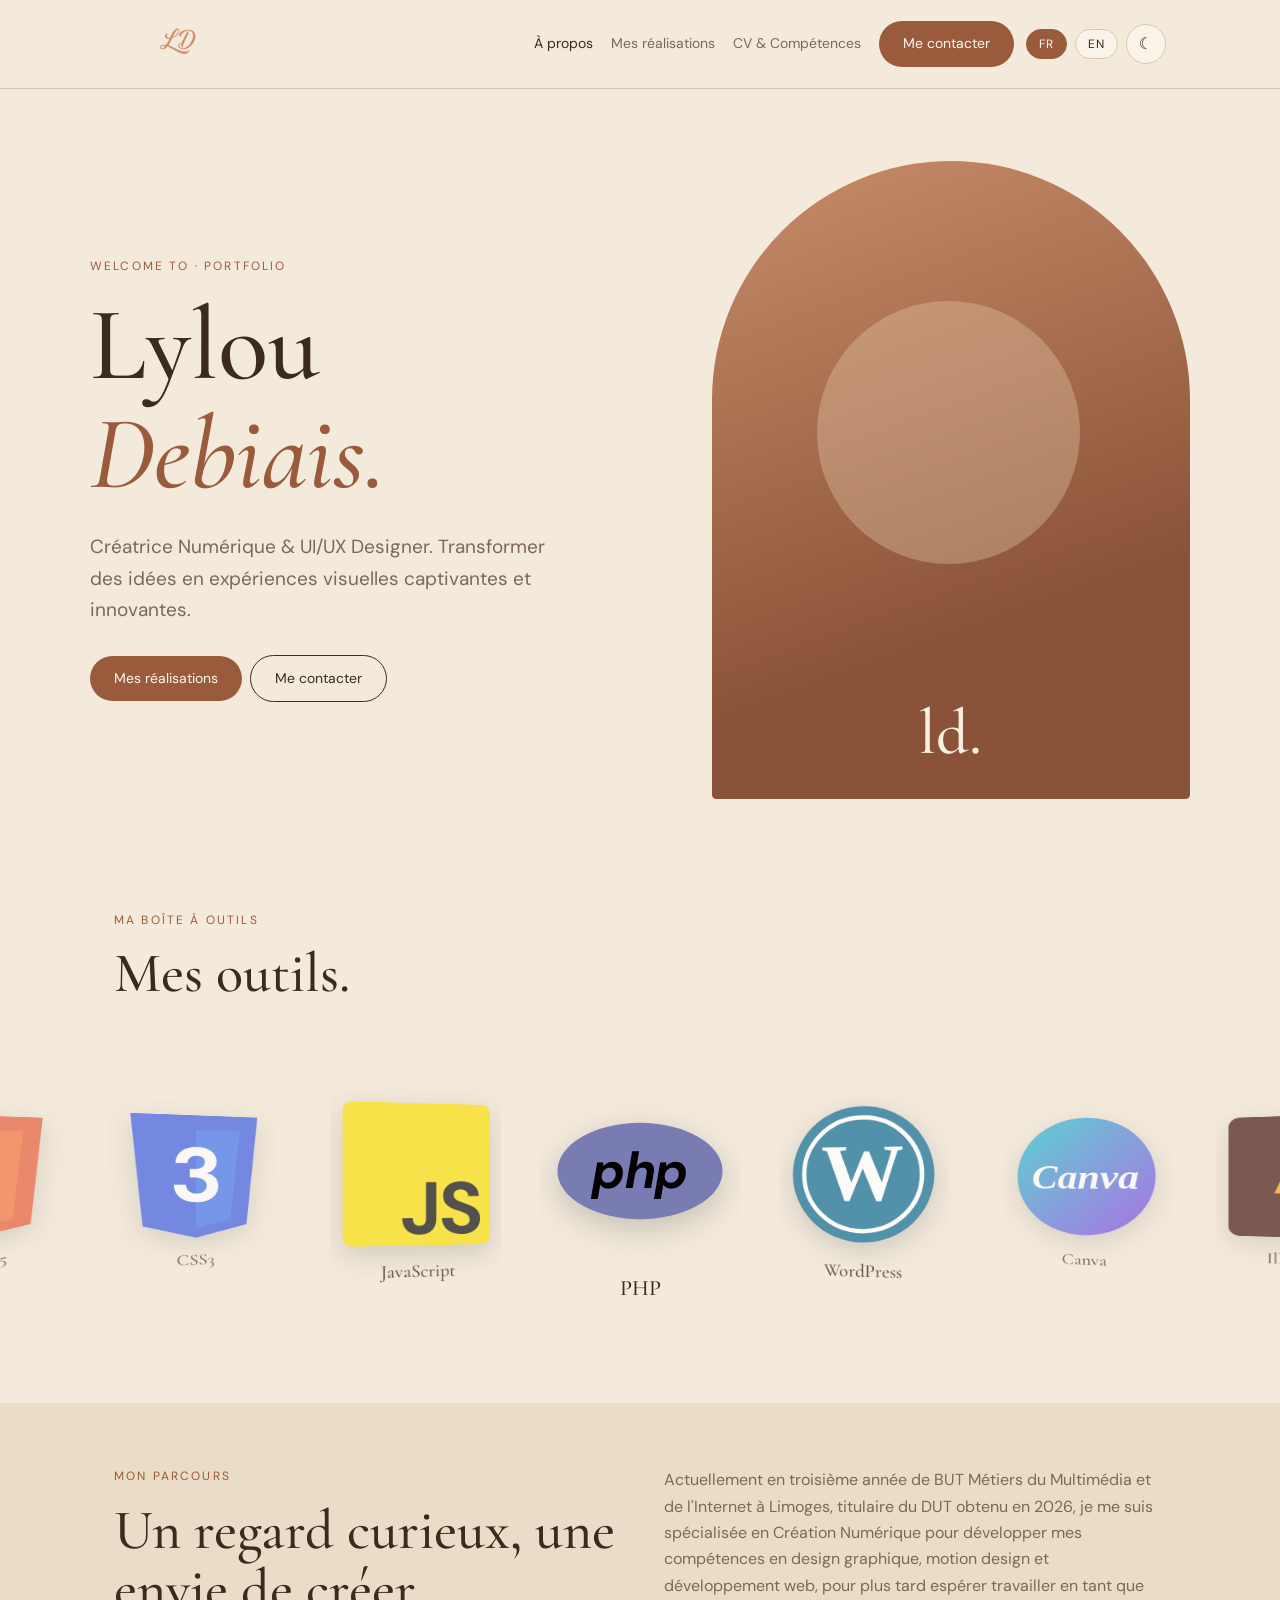
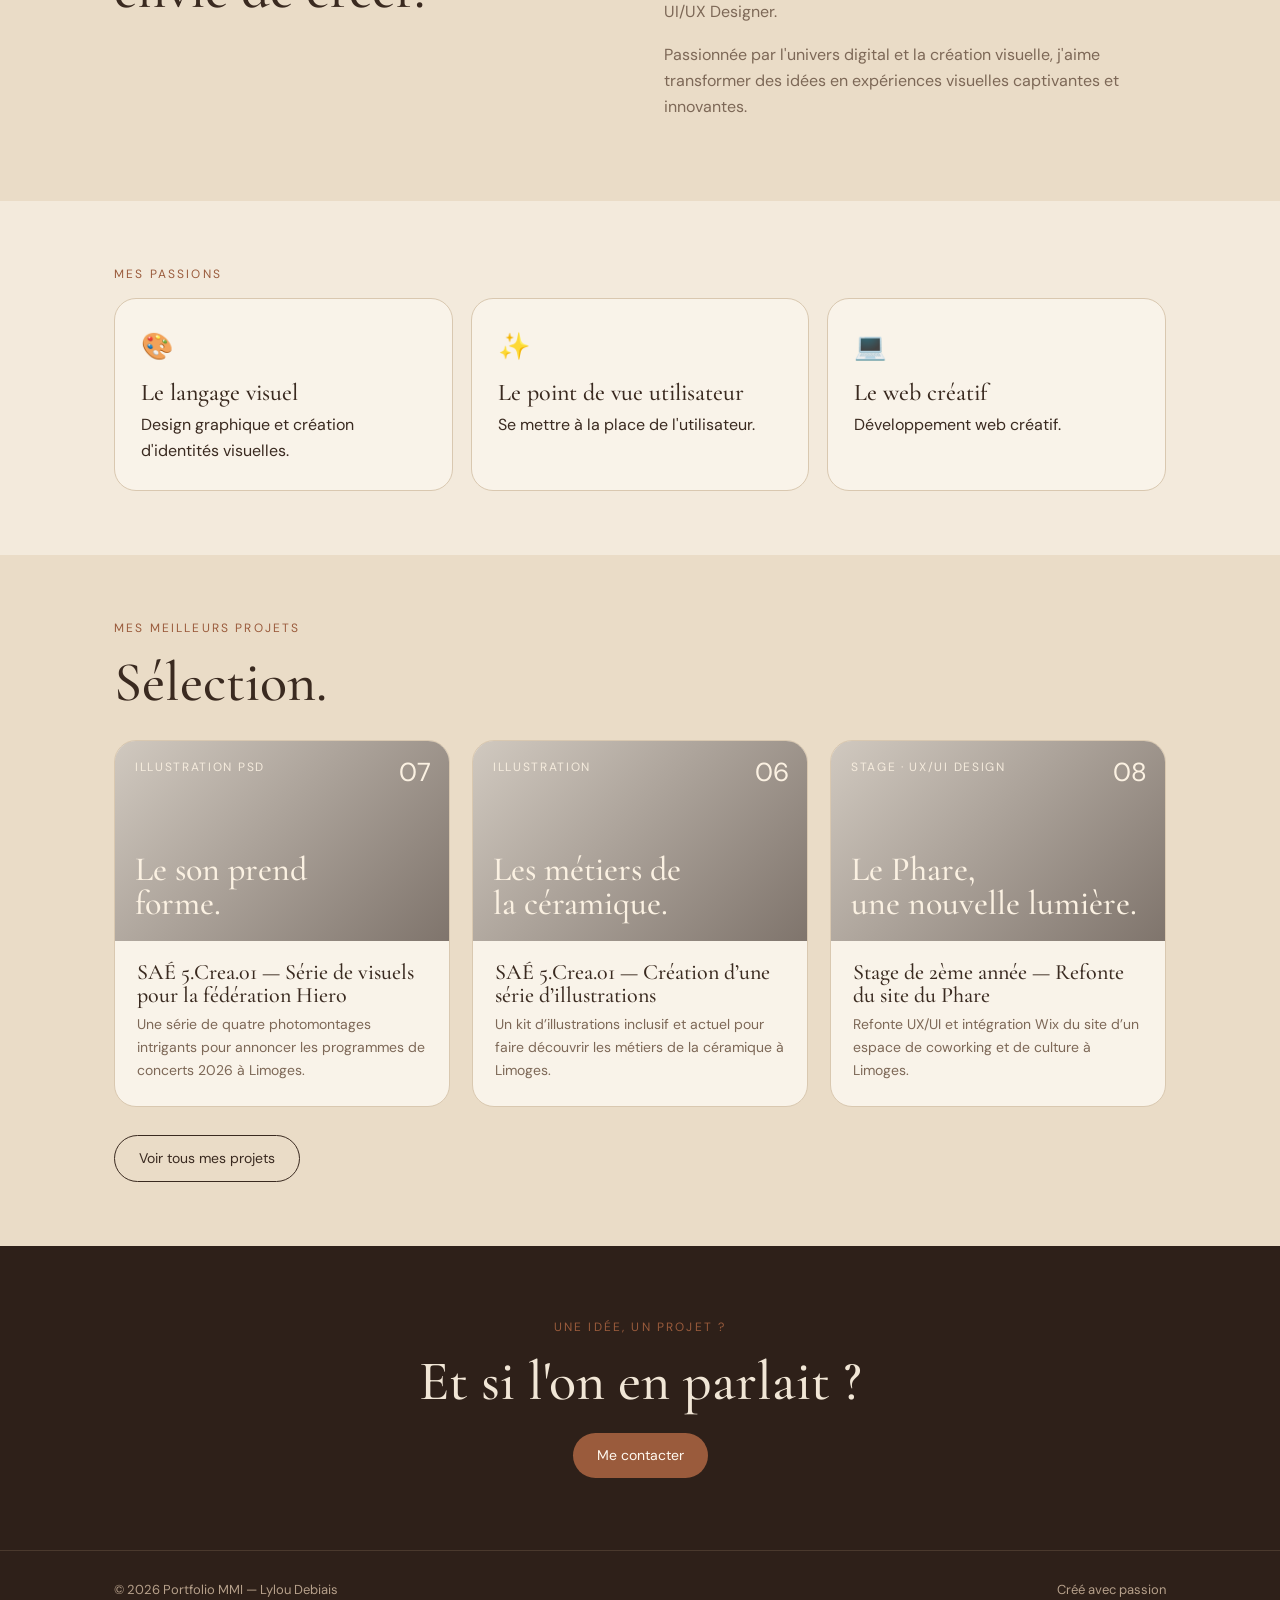
<file: index.html>
<!DOCTYPE html>
<html lang="fr">
<head>
      <meta charset="utf-8">
  <meta name="viewport" content="width=device-width, initial-scale=1, viewport-fit=cover">
  <title>Lylou Debiais — Créatrice Numérique & UI/UX Designer</title>
  <meta name="description" content="Portfolio de Lylou Debiais, créatrice numérique et UI/UX designer. BUT MMI, Limoges.">
  <link rel="icon" type="image/png" href="assets/logo.png">
  <link href="https://fonts.googleapis.com/css2?family=Cormorant+Garamond:ital,wght@0,400;0,500;0,600;1,400&family=DM+Sans:wght@400;500&display=swap" rel="stylesheet">
  <link rel="stylesheet" href="style.css">
  <script>
    try {
      const t = localStorage.getItem("theme");
      if (t) document.documentElement.setAttribute("data-theme", t);
    } catch (e) {}
  </script>
</head>
<body>
  <div class="site-loader" id="site-loader" aria-live="polite">
    <div class="loader-orbit loader-orbit-one"></div>
    <div class="loader-orbit loader-orbit-two"></div>
    <div class="loader-shell">
      <span class="loader-kicker">Portfolio · Création numérique</span>
      <img src="assets/logo-portfolio-transparent.png" alt="Lylou Debiais">
      <span class="loader-caption">Lylou Debiais</span>
      <div class="loader-progress">
        <div class="loader-bar" id="loader-bar"></div>
      </div>
      <div class="loader-meta">
        <span>Chargement de l'expérience</span>
        <span id="loader-percent">0%</span>
      </div>
    </div>
  </div>
      <nav>
    <div class="w">
      <a href="#/" class="logo"><img src="assets/logo-portfolio-transparent.png" alt="Lylou Debiais"></a>
      <div class="links" id="nav-links">
        <a href="#/" data-r="home">À propos</a>
        <a href="#/realisations" data-r="realisations">Mes réalisations</a>
        <a href="#/cv" data-r="cv">CV &amp; Compétences</a>
        <a class="btn" href="#/contact">Me contacter</a>
      </div>
      <div class="nav-tools">
        <button class="lang-btn on" type="button" onclick="switchLanguage('fr')">FR</button>
        <button class="lang-btn" type="button" onclick="switchLanguage('en')">EN</button>
        <button class="icon-btn" id="theme-btn" type="button" aria-label="Changer le thème" onclick="toggleTheme()">☾</button>
        <button class="icon-btn menu-btn" type="button" aria-label="Menu" onclick="toggleMenu()">☰</button>
      </div>
    </div>
      </nav>
        <div class="page-cover" id="page-cover" aria-hidden="true">
          <img src="assets/logo-portfolio-transparent.png" alt="Lylou Debiais">
        </div>
        <main id="app"></main>
  <footer>
    <div class="w">
      <span id="copy-year">© 2026 Portfolio MMI — Lylou Debiais</span>
      <span id="copy-passion">Créé avec passion</span>
    </div>
     </footer>
  <script src="script.js"></script>
</body>
</html>
</file>
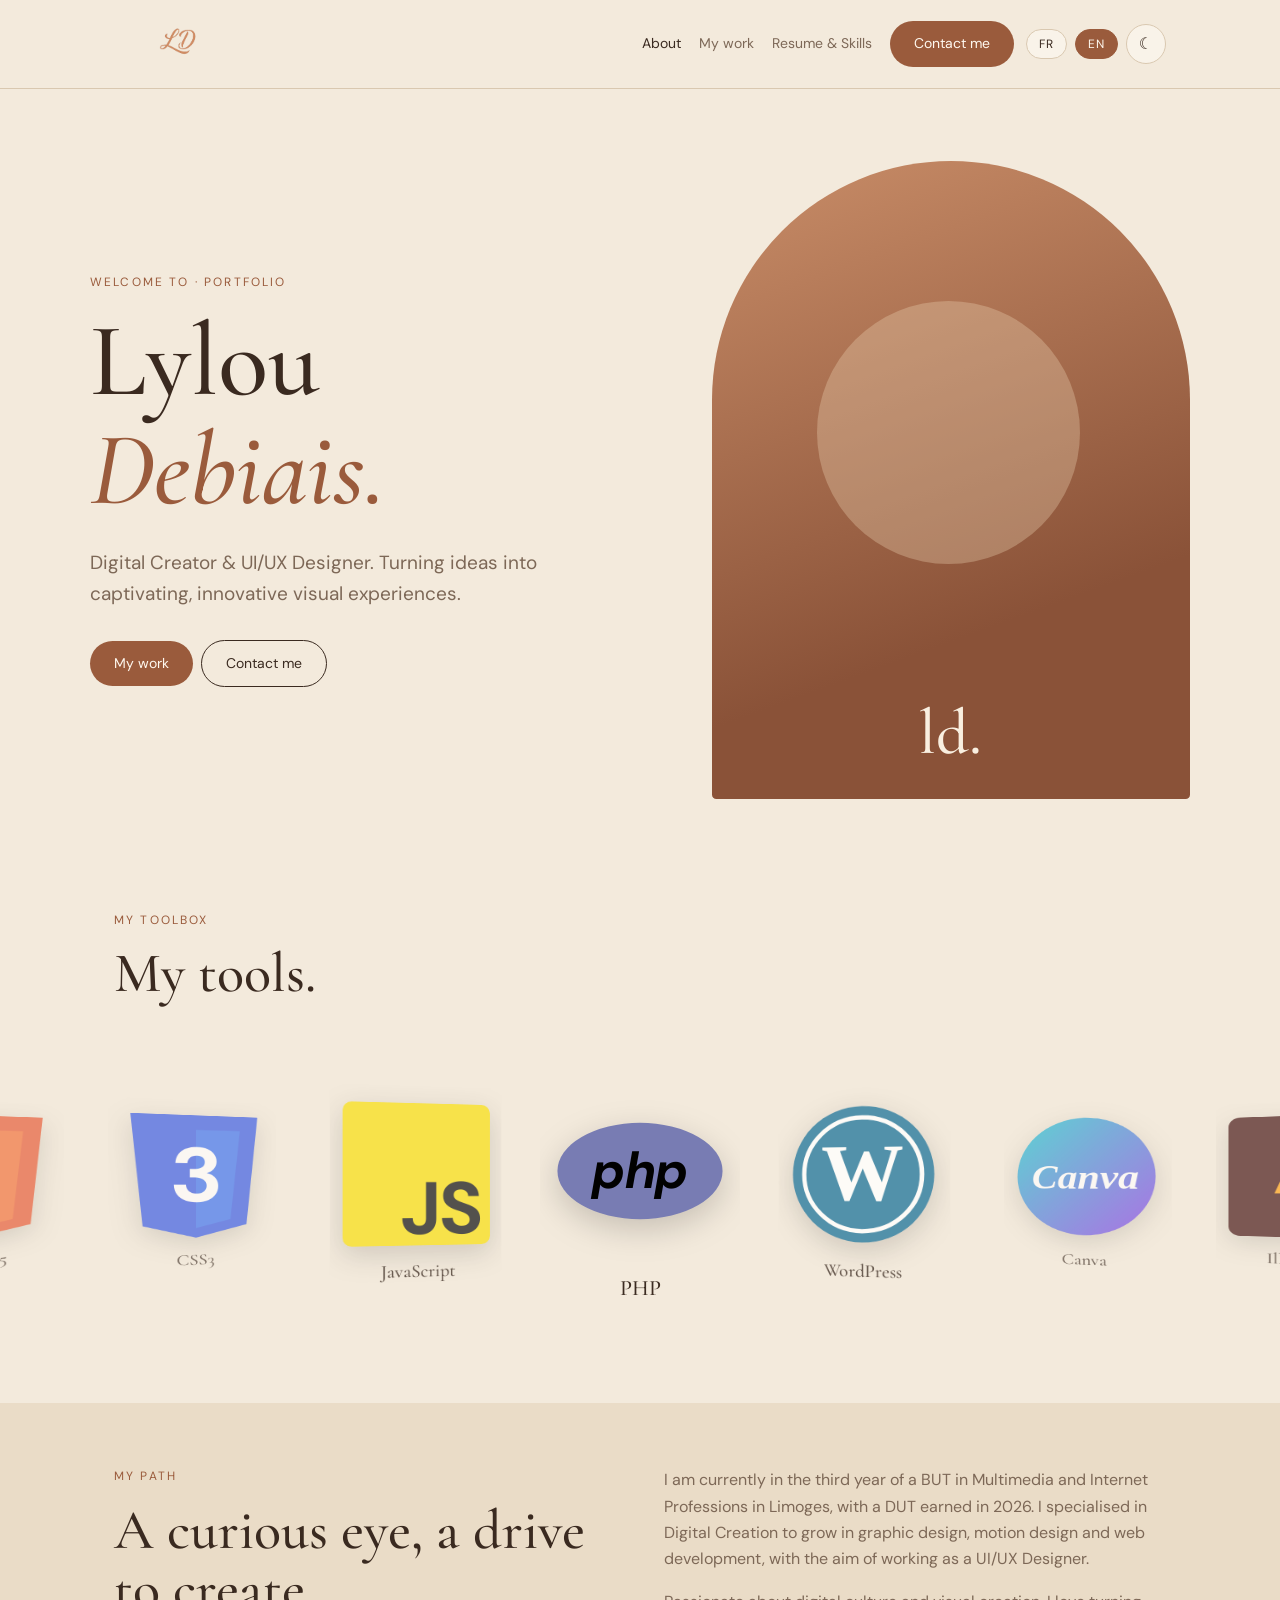
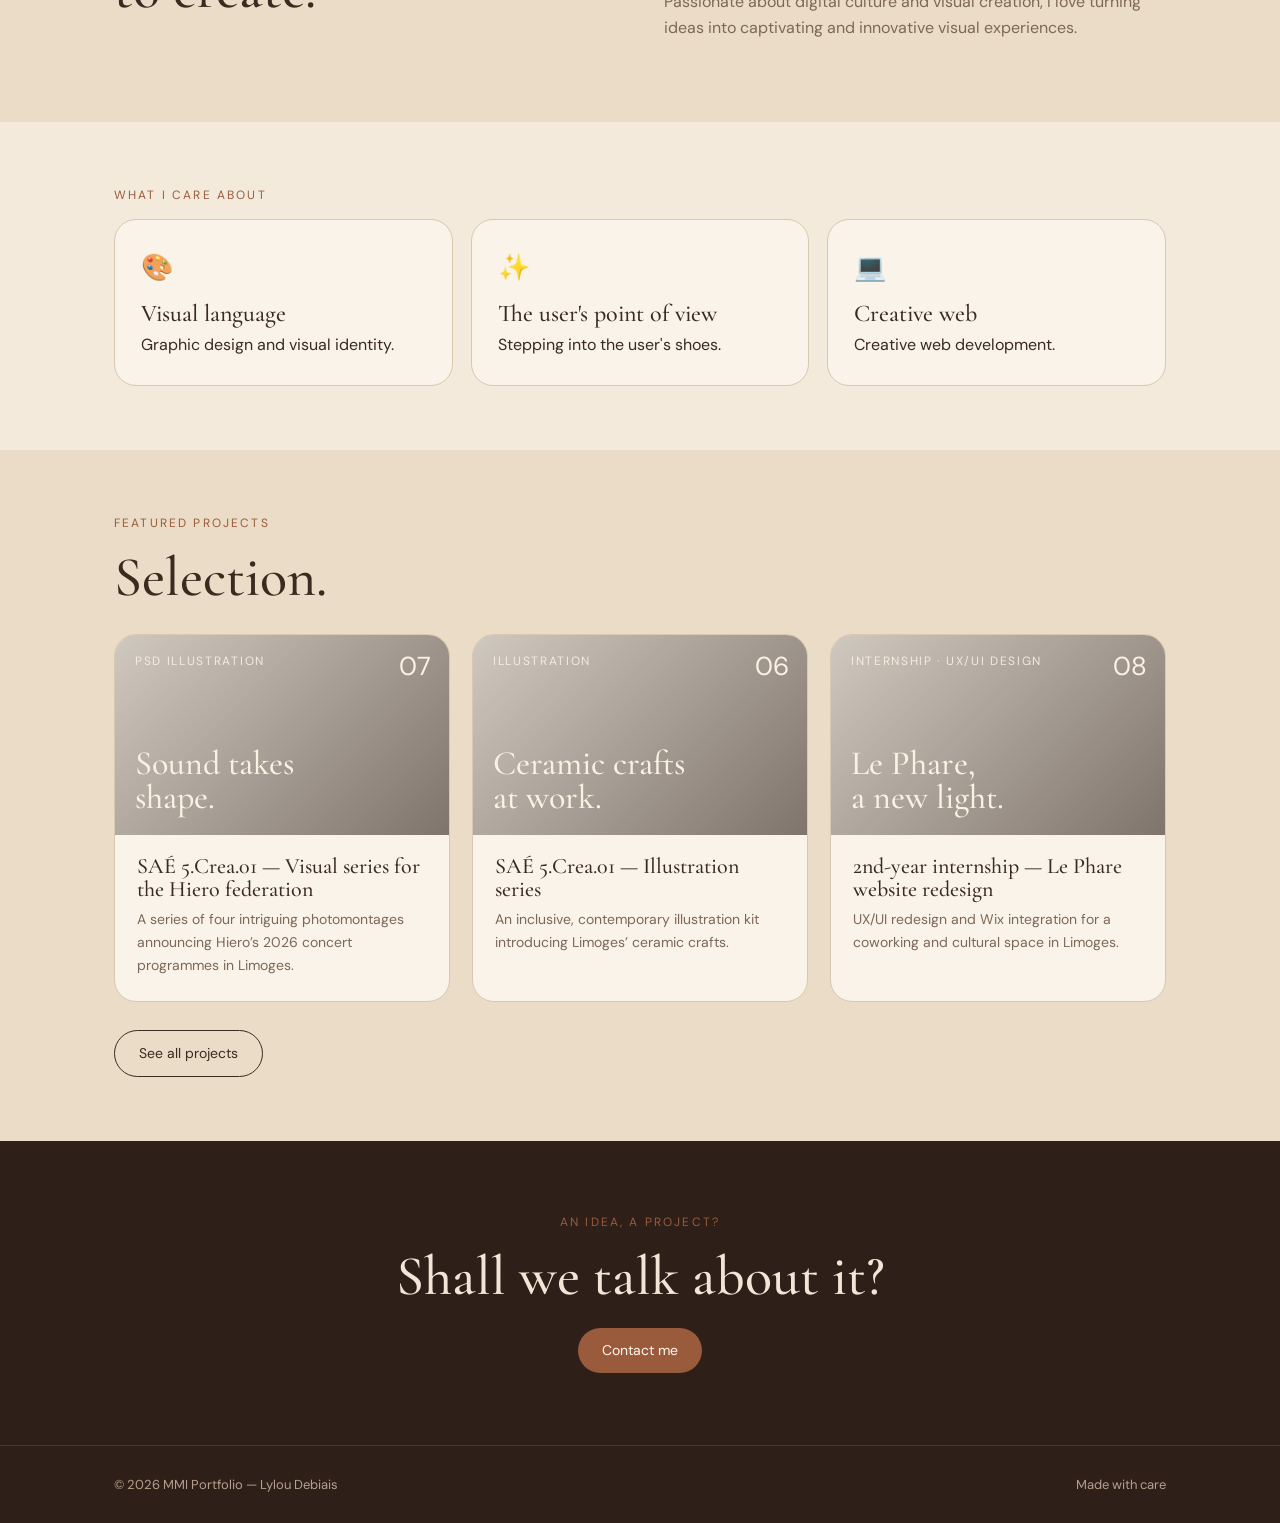
<file: index-en.html>
<!DOCTYPE html>
<html lang="en">
<head>
      <meta charset="utf-8">
  <meta name="viewport" content="width=device-width, initial-scale=1, viewport-fit=cover">
  <title>Lylou Debiais — Digital Creator & UI/UX Designer</title>
  <meta name="description" content="Portfolio of Lylou Debiais, digital creator and UI/UX designer. BUT MMI, Limoges.">
  <link rel="icon" type="image/png" href="assets/logo.png">
  <link href="https://fonts.googleapis.com/css2?family=Cormorant+Garamond:ital,wght@0,400;0,500;0,600;1,400&family=DM+Sans:wght@400;500&display=swap" rel="stylesheet">
  <link rel="stylesheet" href="style.css">
  <script>
    try {
      const t = localStorage.getItem("theme");
      if (t) document.documentElement.setAttribute("data-theme", t);
    } catch (e) {}
  </script>
</head>
<body>
  <div class="site-loader" id="site-loader" aria-live="polite">
    <div class="loader-orbit loader-orbit-one"></div>
    <div class="loader-orbit loader-orbit-two"></div>
    <div class="loader-shell">
      <span class="loader-kicker">Portfolio · Digital creation</span>
      <img src="assets/logo-portfolio-transparent.png" alt="Lylou Debiais">
      <span class="loader-caption">Lylou Debiais</span>
      <div class="loader-progress">
        <div class="loader-bar" id="loader-bar"></div>
      </div>
      <div class="loader-meta">
        <span>Loading the experience</span>
        <span id="loader-percent">0%</span>
      </div>
    </div>
  </div>
      <nav>
    <div class="w">
      <a href="#/" class="logo"><img src="assets/logo-portfolio-transparent.png" alt="Lylou Debiais"></a>
      <div class="links" id="nav-links">
        <a href="#/" data-r="home">About</a>
        <a href="#/realisations" data-r="realisations">My work</a>
        <a href="#/cv" data-r="cv">Resume &amp; Skills</a>
        <a class="btn" href="#/contact">Contact me</a>
      </div>
      <div class="nav-tools">
        <button class="lang-btn" type="button" onclick="switchLanguage('fr')">FR</button>
        <button class="lang-btn on" type="button" onclick="switchLanguage('en')">EN</button>
        <button class="icon-btn" id="theme-btn" type="button" aria-label="Toggle theme" onclick="toggleTheme()">☾</button>
        <button class="icon-btn menu-btn" type="button" aria-label="Menu" onclick="toggleMenu()">☰</button>
      </div>
    </div>
      </nav>
        <div class="page-cover" id="page-cover" aria-hidden="true">
          <img src="assets/logo-portfolio-transparent.png" alt="Lylou Debiais">
        </div>
        <main id="app"></main>
  <footer>
    <div class="w">
      <span id="copy-year">© 2026 MMI Portfolio — Lylou Debiais</span>
      <span id="copy-passion">Made with care</span>
    </div>
      </footer>
  <script src="script.js"></script>
</body>
</html>
</file>
<file: style.css>
:root {
  --bg: #f3eadc;
  --bg2: #eadcc7;
  --card: #f9f3e9;
  --ink: #3a2a20;
  --mute: #7d6857;
  --acc: #9a5b3c;
  --line: #d9c8b0;
  --dark: #2e2019;
  --btn-fg: #fff9f0;
}

@media (prefers-color-scheme: dark) {
  :root:not([data-theme="light"]) {
    --bg: #241a15;
    --bg2: #2e211a;
    --card: #33261e;
    --ink: #f1e6d6;
    --mute: #b6a08b;
    --acc: #d08a62;
    --line: #4a392d;
    --dark: #150f0c;
  }
}

:root[data-theme="dark"] {
  --bg: #241a15;
  --bg2: #2e211a;
  --card: #33261e;
  --ink: #f1e6d6;
  --mute: #b6a08b;
  --acc: #d08a62;
  --line: #4a392d;
  --dark: #150f0c;
}

* { box-sizing: border-box; margin: 0; }

html {
  scroll-padding-top: env(safe-area-inset-top, 0px);
  scroll-behavior: smooth;
}

body {
  background: var(--bg);
  color: var(--ink);
  font: 16px/1.65 "DM Sans", system-ui, sans-serif;
  overflow-x: hidden;
  padding-top: env(safe-area-inset-top, 0px);
  padding-bottom: env(safe-area-inset-bottom, 0px);
}

h1, h2, h3, .serif {
  font-family: "Cormorant Garamond", Georgia, serif;
  font-weight: 500;
  line-height: 1.05;
}

a { color: inherit; text-decoration: none; }

button, input, textarea { font: inherit; }

.w { max-width: 1100px; margin: 0 auto; padding: 0 24px; }

.site-loader {
  position: fixed;
  inset: 0;
  z-index: 30;
  display: grid;
  place-items: center;
  background: var(--dark);
  color: #f1e6d6;
  transition: opacity .2s linear, visibility .2s linear;
  overflow: hidden;
}

.site-loader::before,
.site-loader::after {
  content: "";
  position: absolute;
  border: 1px solid rgba(241, 230, 214, .18);
  border-radius: 50%;
  pointer-events: none;
}

.site-loader::before {
  width: min(72vw, 760px);
  aspect-ratio: 1;
}

.site-loader::after {
  width: min(48vw, 500px);
  aspect-ratio: 1;
  border-color: rgba(208, 138, 98, .3);
}

.loader-shell {
  position: relative;
  z-index: 1;
  width: min(420px, 78vw);
  display: grid;
  justify-items: center;
  gap: 18px;
}

.loader-kicker,
.loader-caption,
.loader-meta {
  font: 11px "DM Sans", sans-serif;
  letter-spacing: .16em;
  text-transform: uppercase;
}

.loader-kicker {
  color: #d08a62;
}

.loader-caption {
  color: #f1e6d6;
  font: 500 20px "Cormorant Garamond", serif;
  letter-spacing: .08em;
  text-transform: none;
}

.site-loader img {
  width: clamp(180px, 30vw, 340px);
  animation: loader-float 3.2s ease-in-out infinite;
}

.site-loader.loaded {
  opacity: 0;
  visibility: hidden;
  pointer-events: none;
}

.loader-progress {
  width: 100%;
  height: 5px;
  margin-top: 18px;
  overflow: hidden;
  border: 1px solid rgba(241, 230, 214, .25);
  padding: 1px;
  background: rgba(93, 71, 56, .45);
}

.loader-bar {
  width: 0;
  height: 100%;
  background: linear-gradient(90deg, #9a5b3c, #d08a62, #f1e6d6);
  transition: none;
}

.loader-meta {
  width: 100%;
  display: flex;
  justify-content: space-between;
  color: #b6a08b;
  letter-spacing: .1em;
}

.loader-meta span:last-child {
  color: #f1e6d6;
  min-width: 36px;
  text-align: right;
}

.loader-orbit {
  position: absolute;
  z-index: 1;
  width: 8px;
  height: 8px;
  border-radius: 50%;
  background: #d08a62;
  box-shadow: 0 0 18px rgba(208, 138, 98, .8);
  animation: loader-orbit 8s linear infinite;
}

.loader-orbit-one {
  transform: translateX(min(36vw, 380px));
}

.loader-orbit-two {
  width: 5px;
  height: 5px;
  background: #f1e6d6;
  animation-duration: 12s;
  animation-direction: reverse;
  transform: translateX(min(24vw, 250px));
}

@keyframes loader-float {
  50% { transform: translateY(-8px); }
}

@keyframes loader-orbit {
  from { rotate: 0deg; }
  to { rotate: 360deg; }
}

.page-cover {
  position: fixed;
  top: 0;
  bottom: 0;
  left: -10vw;
  width: 120vw;
  z-index: 20;
  display: grid;
  place-items: center;
  background: #b8785a;
  transform: translateX(100%);
  pointer-events: none;
  overflow: hidden;
}

.page-cover img {
  width: clamp(220px, 36vw, 440px);
  height: auto;
  display: block;
}

.page-cover.active {
  animation: page-cover-sweep 2.4s cubic-bezier(.77, 0, .18, 1) forwards;
}

@keyframes page-cover-sweep {
  from {
    transform: translateX(100%);
  }
  to {
    transform: translateX(-100%);
  }
}

nav {
  position: sticky;
  top: env(safe-area-inset-top, 0px);
  z-index: 9;
  background: color-mix(in srgb, var(--bg) 88%, transparent);
  backdrop-filter: blur(10px);
  border-bottom: 1px solid var(--line);
}

nav .w {
  display: flex;
  align-items: center;
  justify-content: space-between;
  height: 88px;
  gap: 12px;
  position: relative;
}

.logo {
  display: flex;
  align-items: center;
  height: 74px;
}

.logo img {
  width: 132px;
  height: 72px;
  object-fit: contain;
  display: block;
}

.links {
  display: flex;
  gap: 18px;
  font-size: 14px;
  align-items: center;
  margin-left: auto;
}

.links a { color: var(--mute); white-space: nowrap; }
.links a.btn { color: var(--btn-fg); }
.links a:hover, .links a.on { color: var(--ink); }
.links a.btn:hover { color: var(--btn-fg); }

.nav-tools { display: flex; align-items: center; gap: 8px; }

.icon-btn, .lang-btn {
  border: 1px solid var(--line);
  background: var(--card);
  color: var(--ink);
  border-radius: 99px;
  cursor: pointer;
  line-height: 1;
}

.icon-btn {
  width: 40px;
  height: 40px;
  display: grid;
  place-items: center;
}

.lang-btn { padding: 8px 12px; font-size: 12px; letter-spacing: .08em; }
.lang-btn.on { background: var(--acc); color: var(--btn-fg); border-color: var(--acc); }

.menu-btn { display: none; }

.btn {
  display: inline-block;
  background: var(--acc);
  color: var(--btn-fg);
  padding: 11px 24px;
  border-radius: 99px;
  font-size: 14px;
  border: 0;
  cursor: pointer;
  font-family: inherit;
}

.btn.o {
  background: none;
  color: var(--ink);
  border: 1px solid var(--ink);
}

.btn:hover { opacity: .92; }

.eyebrow {
  font-size: 12px;
  letter-spacing: .18em;
  text-transform: uppercase;
  color: var(--acc);
  margin-bottom: 14px;
}

.hero {
  padding: 72px 0 48px;
  display: grid;
  grid-template-columns: 1.2fr 1fr;
  gap: 48px;
  align-items: center;
}

.hero h1 { font-size: clamp(52px, 9vw, 104px); }
.hero h1 em { color: var(--acc); font-style: italic; }

.hero p.lead {
  font-size: 19px;
  color: var(--mute);
  margin: 22px 0 30px;
  max-width: 460px;
}

.arch {
  border-radius: 999px 999px 18px 18px;
  background: linear-gradient(160deg, #c98d68, #8a5238 70%);
  aspect-ratio: 3 / 4;
  display: flex;
  align-items: flex-end;
  justify-content: center;
  padding: 28px;
  color: #f9efe0;
  font: 500 64px "Cormorant Garamond", serif;
  position: relative;
  overflow: hidden;
}

.arch::after {
  content: "";
  position: absolute;
  width: 55%;
  aspect-ratio: 1;
  border-radius: 50%;
  background: #e9cfae;
  opacity: .35;
  top: 22%;
  left: 22%;
}

.arch span { position: relative; z-index: 1; }

section { padding: 64px 0; }
.alt { background: var(--bg2); }

h2 { font-size: clamp(36px, 5vw, 56px); margin-bottom: 28px; }

.two { display: grid; grid-template-columns: 1fr 1fr; gap: 48px; }
.two p { color: var(--mute); margin-bottom: 16px; }

.cards { display: grid; grid-template-columns: repeat(3, 1fr); gap: 18px; }

.card {
  background: var(--card);
  border: 1px solid var(--line);
  border-radius: 22px;
  padding: 26px;
}

.card .ic { font-size: 26px; margin-bottom: 12px; }
.card h3 { font-size: 24px; margin-bottom: 6px; }

.proj { display: grid; grid-template-columns: repeat(2, 1fr); gap: 22px; }

.pc {
  background: var(--card);
  border: 1px solid var(--line);
  border-radius: 22px;
  overflow: hidden;
  display: block;
  transition: transform .25s;
}

.pc:hover { transform: translateY(-4px); }

.ph {
  height: 200px;
  display: flex;
  align-items: flex-end;
  padding: 20px;
  font: 500 34px/1 "Cormorant Garamond", serif;
  color: #fbf1e2;
  position: relative;
  background-size: cover;
  background-position: center;
}

.ph small {
  position: absolute;
  top: 18px;
  left: 20px;
  font: 12px "DM Sans";
  letter-spacing: .14em;
  text-transform: uppercase;
  opacity: .9;
}

.ph b {
  position: absolute;
  top: 14px;
  right: 18px;
  font: 400 26px "DM Sans";
}

.pc .tx { padding: 20px 22px 24px; }
.pc .tx h3 { font-size: 22px; margin-bottom: 6px; }
.pc .tx p { font-size: 14px; color: var(--mute); }

.chips { display: flex; flex-wrap: wrap; gap: 8px; }

.chip {
  border: 1px solid var(--line);
  background: var(--card);
  border-radius: 99px;
  padding: 5px 14px;
  font-size: 13px;
  color: var(--mute);
}

.tl { border-top: 1px solid var(--line); }

.tl div {
  display: grid;
  grid-template-columns: 140px 1fr;
  gap: 20px;
  padding: 22px 0;
  border-bottom: 1px solid var(--line);
}

.tl span { color: var(--acc); font-size: 14px; }
.tl h3 { font-size: 24px; }
.tl p { color: var(--mute); font-size: 14px; }

.cta {
  background: var(--dark);
  color: #f1e6d6;
  text-align: center;
  padding: 72px 24px;
}

.cta h2 { margin-bottom: 22px; }

footer {
  background: var(--dark);
  color: #b6a08b;
  font-size: 13px;
  padding: 28px 0;
  border-top: 1px solid #4a392d;
}

footer .w {
  display: flex;
  justify-content: space-between;
  flex-wrap: wrap;
  gap: 10px;
}

.back {
  display: inline-block;
  color: var(--mute);
  margin: 28px 0 8px;
  font-size: 14px;
}

.phead { padding: 24px 0 40px; }
.phead h1 { font-size: clamp(46px, 8vw, 92px); margin: 8px 0 16px; }

.cover {
  height: 320px;
  border-radius: 26px;
  margin-bottom: 8px;
  display: flex;
  align-items: flex-end;
  padding: 28px;
  font: 500 40px "Cormorant Garamond", serif;
  color: #fbf1e2;
  background-size: cover;
  background-position: center;
}

.quote {
  font: italic 400 clamp(24px, 3.4vw, 34px) / 1.3 "Cormorant Garamond", serif;
  background: var(--bg2);
  border-radius: 22px;
  padding: 34px;
  margin: 8px 0;
}

ul.l { list-style: none; padding: 0; }

ul.l li {
  padding: 12px 0 12px 26px;
  border-bottom: 1px solid var(--line);
  position: relative;
  color: var(--mute);
  font-size: 15px;
}

ul.l li::before {
  content: "✦";
  position: absolute;
  left: 0;
  color: var(--acc);
  font-size: 12px;
  top: 16px;
}

.lk { display: flex; gap: 12px; flex-wrap: wrap; margin-top: 18px; }

.form { display: grid; gap: 12px; }

.form input, .form textarea {
  width: 100%;
  padding: 13px 16px;
  border-radius: 14px;
  border: 1px solid var(--line);
  background: var(--card);
  color: var(--ink);
}

.form input:focus, .form textarea:focus {
  outline: 2px solid var(--acc);
  outline-offset: 1px;
}

.ct p { margin-bottom: 6px; color: var(--mute); }
.ct h3 { font-size: 22px; margin-top: 20px; }

.p3 { grid-template-columns: repeat(3, 1fr); }
.c2 { grid-template-columns: repeat(2, 1fr); }

.car {
  display: flex;
  align-items: center;
  gap: 22px;
  overflow-x: auto;
  cursor: grab;
  scroll-snap-type: x mandatory;
  padding: 34px calc(50% - 100px) 24px;
  perspective: 1000px;
  scrollbar-width: none;
}

.car::-webkit-scrollbar { display: none; }
.car.dragging { cursor: grabbing; scroll-snap-type: none; }

.sk {
  flex: 0 0 200px;
  height: 250px;
  scroll-snap-align: center;
  padding: 14px;
  display: flex;
  flex-direction: column;
  justify-content: space-between;
  position: relative;
  overflow: hidden;
  will-change: transform;
}

.sk svg {
  flex: 1;
  min-height: 0;
  width: 100%;
  filter: drop-shadow(0 10px 16px rgba(0, 0, 0, .18));
}

.sk span {
  text-align: center;
  font: 500 22px "Cormorant Garamond", Georgia, serif;
  color: var(--ink);
  margin-top: 12px;
}

.ar { display: flex; gap: 10px; }

.ar button {
  width: 44px;
  height: 44px;
  border-radius: 50%;
  border: 1px solid var(--ink);
  background: none;
  color: var(--ink);
  cursor: pointer;
  font-size: 18px;
}

.ar button:hover {
  background: var(--acc);
  border-color: var(--acc);
  color: #fff;
}

.previews { display: grid; grid-template-columns: repeat(auto-fit, minmax(220px, 1fr)); gap: 16px; margin-top: 18px; }

.preview {
  border: 1px solid var(--line);
  border-radius: 16px;
  overflow: hidden;
  background: var(--card);
}

.preview img {
  width: 100%;
  height: auto;
  max-height: 420px;
  object-fit: contain;
  display: block;
}

.project-docs {
  padding: 0 0 64px;
}

.document-grid {
  display: grid;
  grid-template-columns: repeat(2, minmax(0, 1fr));
  gap: 22px;
  margin-top: 18px;
}

.document {
  padding: 18px;
  border: 1px solid var(--line);
  border-radius: 22px;
  background: var(--card);
}

.document h3 {
  margin: 0 0 14px;
}

.document iframe {
  width: 100%;
  height: 420px;
  display: block;
  border: 1px solid var(--line);
  border-radius: 12px;
  background: #fff;
  margin-bottom: 16px;
}

.notice {
  margin-top: 10px;
  font-size: 13px;
  color: var(--mute);
}

@media (max-width: 760px) {
  .p3, .c2 { grid-template-columns: 1fr; }
  .hero, .two, .cards, .proj { grid-template-columns: 1fr; }
  .document-grid { grid-template-columns: 1fr; }
  .arch { max-width: 280px; margin: 0 auto; }
  .tl div { grid-template-columns: 1fr; gap: 4px; }
  .menu-btn { display: grid; }
  .links {
    display: none;
    position: absolute;
    top: 64px;
    left: 0;
    right: 0;
    margin-left: 0;
    flex-direction: column;
    align-items: stretch;
    gap: 0;
    background: var(--bg);
    border-bottom: 1px solid var(--line);
    padding: 8px 24px 18px;
  }
  .links.open { display: flex; }
  .links a { padding: 12px 0; }
  .links .btn { text-align: center; }
}

@media (prefers-reduced-motion: reduce) {
  html { scroll-behavior: auto; }
  .page-cover,
  .site-loader,
  .site-loader img,
  .loader-orbit { animation: none; }
  .pc, .sk { transition: none; }
}
</file>
